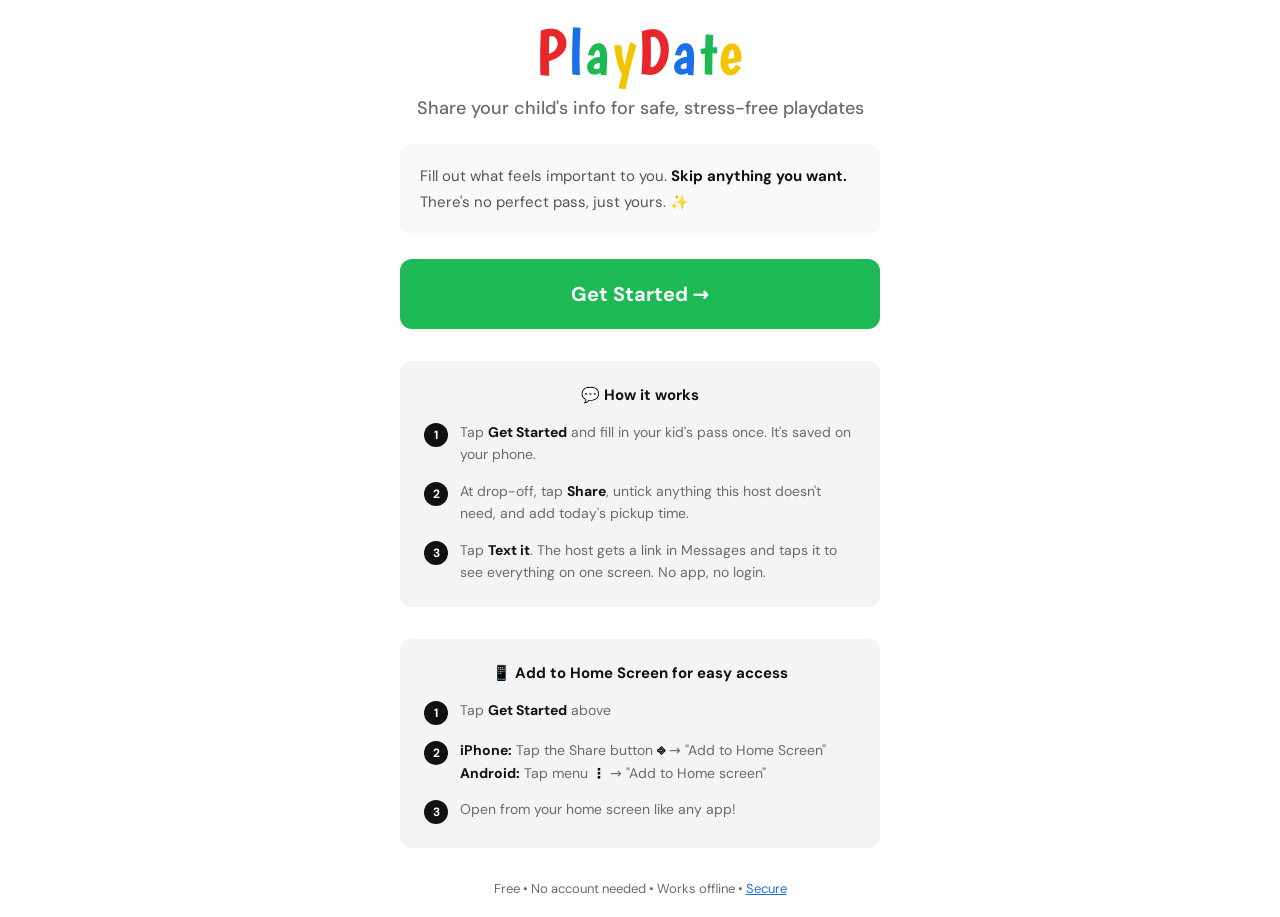
<file: index.html>
<!DOCTYPE html>
<html lang="en">
<head>
<meta charset="UTF-8"/>
<meta name="viewport" content="width=device-width, initial-scale=1.0, viewport-fit=cover"/>
<meta http-equiv="Content-Security-Policy" content="default-src 'self'; script-src 'self' 'unsafe-inline'; style-src 'self' 'unsafe-inline'; font-src 'self'; img-src 'self' data:; connect-src 'none'; form-action 'none'; base-uri 'none'"/>
<meta name="referrer" content="no-referrer"/>
<meta name="apple-mobile-web-app-capable" content="yes"/>
<meta name="mobile-web-app-capable" content="yes"/>
<meta property="og:title" content="PlayDate Pass"/>
<meta property="og:description" content="Share your child's info for safe, stress-free playdates"/>
<meta property="og:image" content="https://playdateplaypass.github.io/PlayDate-PlayPass/og.png"/>
<title>PlayDate Pass</title>
<script>/* a shared pass link is ...PlayDate-PlayPass/#<data>; show it with the card view (fragment never leaves the phone) */
if(location.hash.length>3)location.replace('card.html'+location.hash);</script>
<link rel="stylesheet" href="pp.css"/>
<style>
body{display:flex;align-items:center;justify-content:center;padding:20px;}
.container{max-width:480px;width:100%;text-align:center;}
.container .logo{font-size:64px;margin-bottom:12px;}
.tagline{font-size:18px;color:var(--gray);margin-bottom:24px;font-weight:500;}
.big{font-size:20px;padding:20px;}
.steps{background:#F4F4F4;border-radius:12px;padding:24px;margin-top:32px;text-align:left;}
.steps-title{font-weight:700;font-size:15px;margin-bottom:16px;text-align:center;}
.step{display:flex;gap:12px;margin-bottom:14px;align-items:flex-start;}
.step:last-child{margin-bottom:0;}
.step-num{width:24px;height:24px;border-radius:50%;background:var(--black);color:#fff;font-size:12px;font-weight:700;display:flex;align-items:center;justify-content:center;flex-shrink:0;margin-top:2px;}
.step-text{font-size:14px;line-height:1.6;color:var(--gray);}
.step-text strong{color:var(--black);}
.footer{margin-top:32px;font-size:13px;color:var(--gray);}
#secure-link{cursor:pointer;text-decoration:underline;color:var(--blue);background:none;border:0;font:inherit;}
#secure-overlay{display:none;position:fixed;inset:0;background:rgba(0,0,0,.5);z-index:1000;align-items:center;justify-content:center;padding:20px;}
#secure-overlay .box{background:#fff;border-radius:16px;padding:28px;max-width:420px;width:100%;text-align:left;max-height:90vh;overflow:auto;}
#secure-overlay h3{font-family:'Boogaloo',sans-serif;font-size:28px;font-weight:400;margin-bottom:12px;}
#secure-overlay p,#secure-overlay li{font-size:15px;line-height:1.6;color:#555;margin-bottom:8px;}
#secure-overlay ul{padding-left:18px;}
</style>
</head>
<body>
<div class="container">
  <div class="logo"><span>P</span><span>l</span><span>a</span><span>y</span><span>D</span><span>a</span><span>t</span><span>e</span></div>
  <p class="tagline">Share your child's info for safe, stress-free playdates</p>
  <div style="background:#F9F9F9;border-radius:12px;padding:20px;margin:0 0 24px;text-align:left;">
    <p style="font-size:15px;line-height:1.7;color:#555;">Fill out what feels important to you. <strong style="color:#111;">Skip anything you want.</strong> There's no perfect pass, just yours. ✨</p>
  </div>
  <a href="app.html" class="btn btn-green big">Get Started →</a>

  <div class="steps">
    <div class="steps-title">💬 How it works</div>
    <div class="step"><div class="step-num">1</div><div class="step-text">Tap <strong>Get Started</strong> and fill in your kid's pass once. It's saved on your phone.</div></div>
    <div class="step"><div class="step-num">2</div><div class="step-text">At drop-off, tap <strong>Share</strong>, untick anything this host doesn't need, and add today's pickup time.</div></div>
    <div class="step"><div class="step-num">3</div><div class="step-text">Tap <strong>Text it</strong>. The host gets a link in Messages and taps it to see everything on one screen. No app, no login.</div></div>
  </div>

  <div class="steps">
    <div class="steps-title">📱 Add to Home Screen for easy access</div>
    <div class="step"><div class="step-num">1</div><div class="step-text">Tap <strong>Get Started</strong> above</div></div>
    <div class="step"><div class="step-num">2</div><div class="step-text"><strong>iPhone:</strong> Tap the Share button <strong>⎆</strong> → "Add to Home Screen"<br><strong>Android:</strong> Tap menu <strong>⋮</strong> → "Add to Home screen"</div></div>
    <div class="step"><div class="step-num">3</div><div class="step-text">Open from your home screen like any app!</div></div>
  </div>

  <div class="footer">Free • No account needed • Works offline • <button id="secure-link">Secure</button></div>
</div>

<div id="secure-overlay">
  <div class="box" onclick="event.stopPropagation()">
    <h3>🔒 Your Data is Private</h3>
    <p>Your kids' info is saved <strong>only in this phone's browser</strong>. No servers, no accounts, no tracking.</p>
    <p>When you share, the info you pick is packed into the link itself, after a <strong>#</strong>. Browsers never send that part to any website, so only the host's phone unpacks it.</p>
    <ul>
      <li><strong>Anyone who has the link can read the card.</strong> If the host forwards it, the new reader can see it too.</li>
      <li>Links never expire and you can't unsend them, so share only what this host needs.</li>
      <li>Clearing browser data or switching phones deletes your saved kids. Use <strong>Export backup</strong> in the app.</li>
      <li>The app can't confirm the host opened it.</li>
    </ul>
    <button class="btn btn-black" id="close-secure">Got it</button>
  </div>
</div>
<script>
const ov=document.getElementById('secure-overlay');
document.getElementById('secure-link').onclick=()=>ov.style.display='flex';
ov.onclick=document.getElementById('close-secure').onclick=()=>ov.style.display='none';
</script>
</body>
</html>
</file>
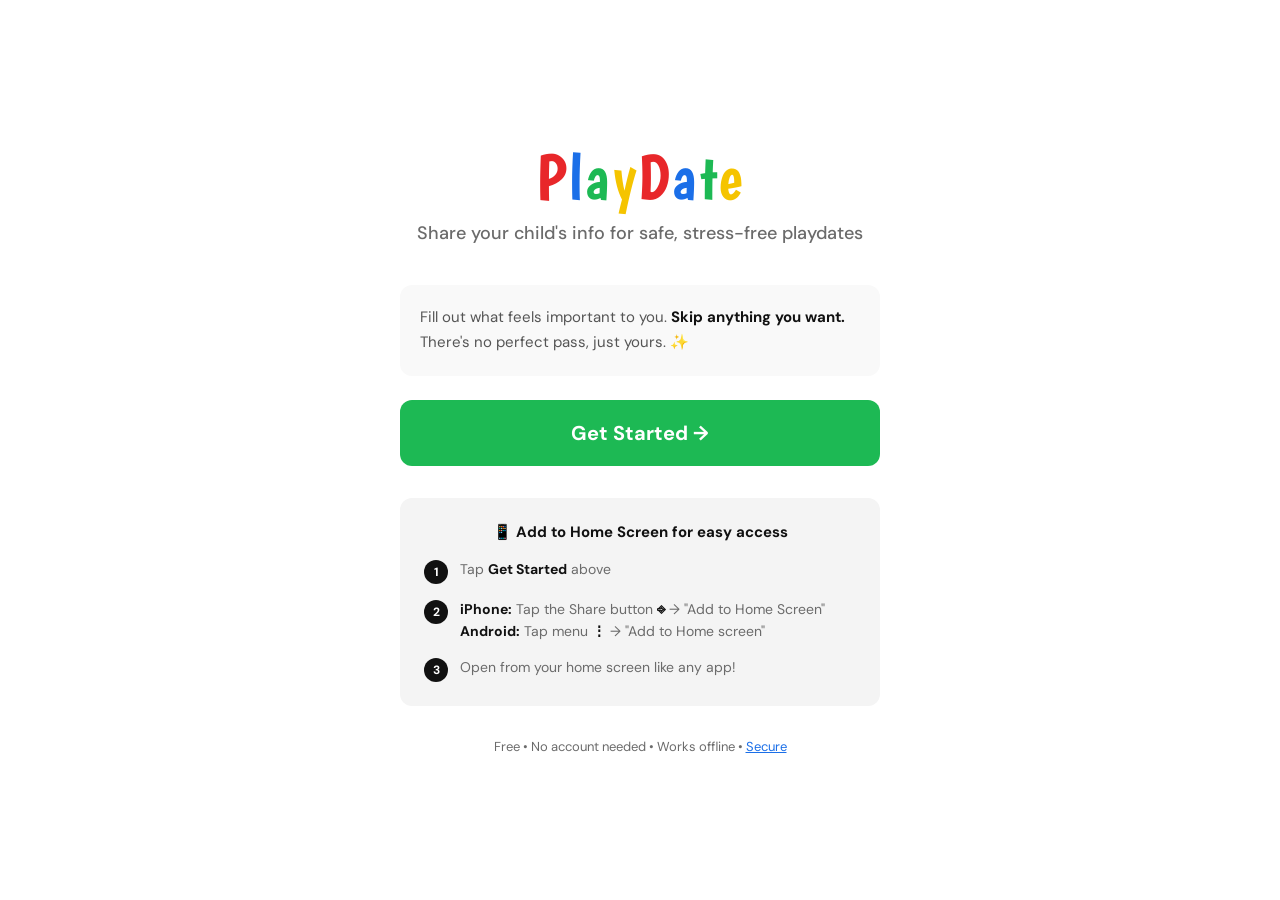
<file: old/index.html>
<!DOCTYPE html>
<html lang="en">
<head>
<meta charset="UTF-8"/>
<meta name="viewport" content="width=device-width, initial-scale=1.0"/>
<meta name="apple-mobile-web-app-capable" content="yes"/>
<title>PlayDate Pass</title>
<link href="https://fonts.googleapis.com/css2?family=Boogaloo&family=DM+Sans:wght@400;500;600;700&display=swap" rel="stylesheet"/>
<style>
:root{--red:#E8272A;--blue:#1B6FE8;--green:#1DB954;--yellow:#F5C400;--black:#111111;--gray:#6B6B6B;}
*{box-sizing:border-box;margin:0;padding:0;}
body{font-family:'DM Sans',sans-serif;background:#fff;min-height:100vh;display:flex;align-items:center;justify-content:center;padding:20px;color:var(--black);}
.container{max-width:480px;width:100%;text-align:center;}
.logo{font-family:'Boogaloo',sans-serif;font-size:64px;letter-spacing:2px;line-height:1;margin-bottom:12px;}
.logo span:nth-child(1){color:var(--red)}.logo span:nth-child(2){color:var(--blue)}.logo span:nth-child(3){color:var(--green)}.logo span:nth-child(4){color:var(--yellow)}.logo span:nth-child(5){color:var(--red)}.logo span:nth-child(6){color:var(--blue)}.logo span:nth-child(7){color:var(--green)}.logo span:nth-child(8){color:var(--yellow)}
.tagline{font-size:18px;color:var(--gray);margin-bottom:40px;font-weight:500;}
.btn{display:block;width:100%;padding:20px;border-radius:12px;border:none;font-family:'DM Sans',sans-serif;font-size:20px;font-weight:700;cursor:pointer;text-decoration:none;margin-bottom:16px;transition:transform .15s;}
.btn:active{transform:scale(.98);}
.btn-primary{background:var(--green);color:#fff;}
.steps{background:#F4F4F4;border-radius:12px;padding:24px;margin-top:32px;text-align:left;}
.steps-title{font-weight:700;font-size:15px;margin-bottom:16px;text-align:center;color:var(--black);}
.step{display:flex;gap:12px;margin-bottom:14px;align-items:flex-start;}
.step:last-child{margin-bottom:0;}
.step-num{width:24px;height:24px;border-radius:50%;background:var(--black);color:#fff;font-size:12px;font-weight:700;display:flex;align-items:center;justify-content:center;flex-shrink:0;margin-top:2px;}
.step-text{font-size:14px;line-height:1.6;color:var(--gray);}
.step-text strong{color:var(--black);}
.footer{margin-top:32px;font-size:13px;color:var(--gray);}
.footer a{color:var(--blue);text-decoration:none;}
</style>
</head>
<body>
<div class="container">
  <div class="logo"><span>P</span><span>l</span><span>a</span><span>y</span><span>D</span><span>a</span><span>t</span><span>e</span></div>
  <p class="tagline">Share your child's info for safe, stress-free playdates</p>
  
  <div style="background:#F9F9F9;border-radius:12px;padding:20px;margin:24px 0;text-align:left;">
    <p style="font-size:15px;line-height:1.7;color:#555;margin:0;">
      Fill out what feels important to you. 
      <strong style="color:#111;">Skip anything you want.</strong> There's no perfect pass, just yours. ✨
    </p>
  </div>
  
  <a href="app.html" class="btn btn-primary">Get Started →</a>
  
  <div class="steps">
    <div class="steps-title">📱 Add to Home Screen for easy access</div>
    <div class="step">
      <div class="step-num">1</div>
      <div class="step-text">Tap <strong>Get Started</strong> above</div>
    </div>
    <div class="step">
      <div class="step-num">2</div>
      <div class="step-text"><strong>iPhone:</strong> Tap the Share button <strong>⎆</strong> → "Add to Home Screen"<br><strong>Android:</strong> Tap menu <strong>⋮</strong> → "Add to Home screen"</div>
    </div>
    <div class="step">
      <div class="step-num">3</div>
      <div class="step-text">Open from your home screen like any app!</div>
    </div>
  </div>
  
  <div class="footer">
    Free • No account needed • Works offline • <span id="secure-link" style="cursor:pointer;text-decoration:underline;color:var(--blue);">Secure</span>
  </div>
</div>

<div id="secure-overlay" style="display:none;position:fixed;top:0;left:0;right:0;bottom:0;background:rgba(0,0,0,0.5);z-index:1000;align-items:center;justify-content:center;padding:20px;" onclick="closeSecureOverlay()">
  <div style="background:white;border-radius:16px;padding:32px;max-width:400px;width:100%;box-shadow:0 8px 24px rgba(0,0,0,0.2);" onclick="event.stopPropagation()">
    <h3 style="font-family:'Boogaloo',sans-serif;font-size:28px;margin-bottom:16px;color:#111;">🔒 Your Data is Private</h3>
    <p style="font-size:16px;line-height:1.7;color:#555;margin:0;">Your child's information is only stored on your phone and the host family's phone. No servers, no accounts, no tracking.</p>
    <button onclick="closeSecureOverlay()" style="margin-top:24px;width:100%;padding:14px;background:#111;color:white;border:none;border-radius:8px;font-weight:700;font-size:16px;cursor:pointer;">Got it</button>
  </div>
</div>

<script>
document.getElementById('secure-link').addEventListener('click', function() {
  document.getElementById('secure-overlay').style.display = 'flex';
});

function closeSecureOverlay() {
  document.getElementById('secure-overlay').style.display = 'none';
}
</script>
</body>
</html>
</file>
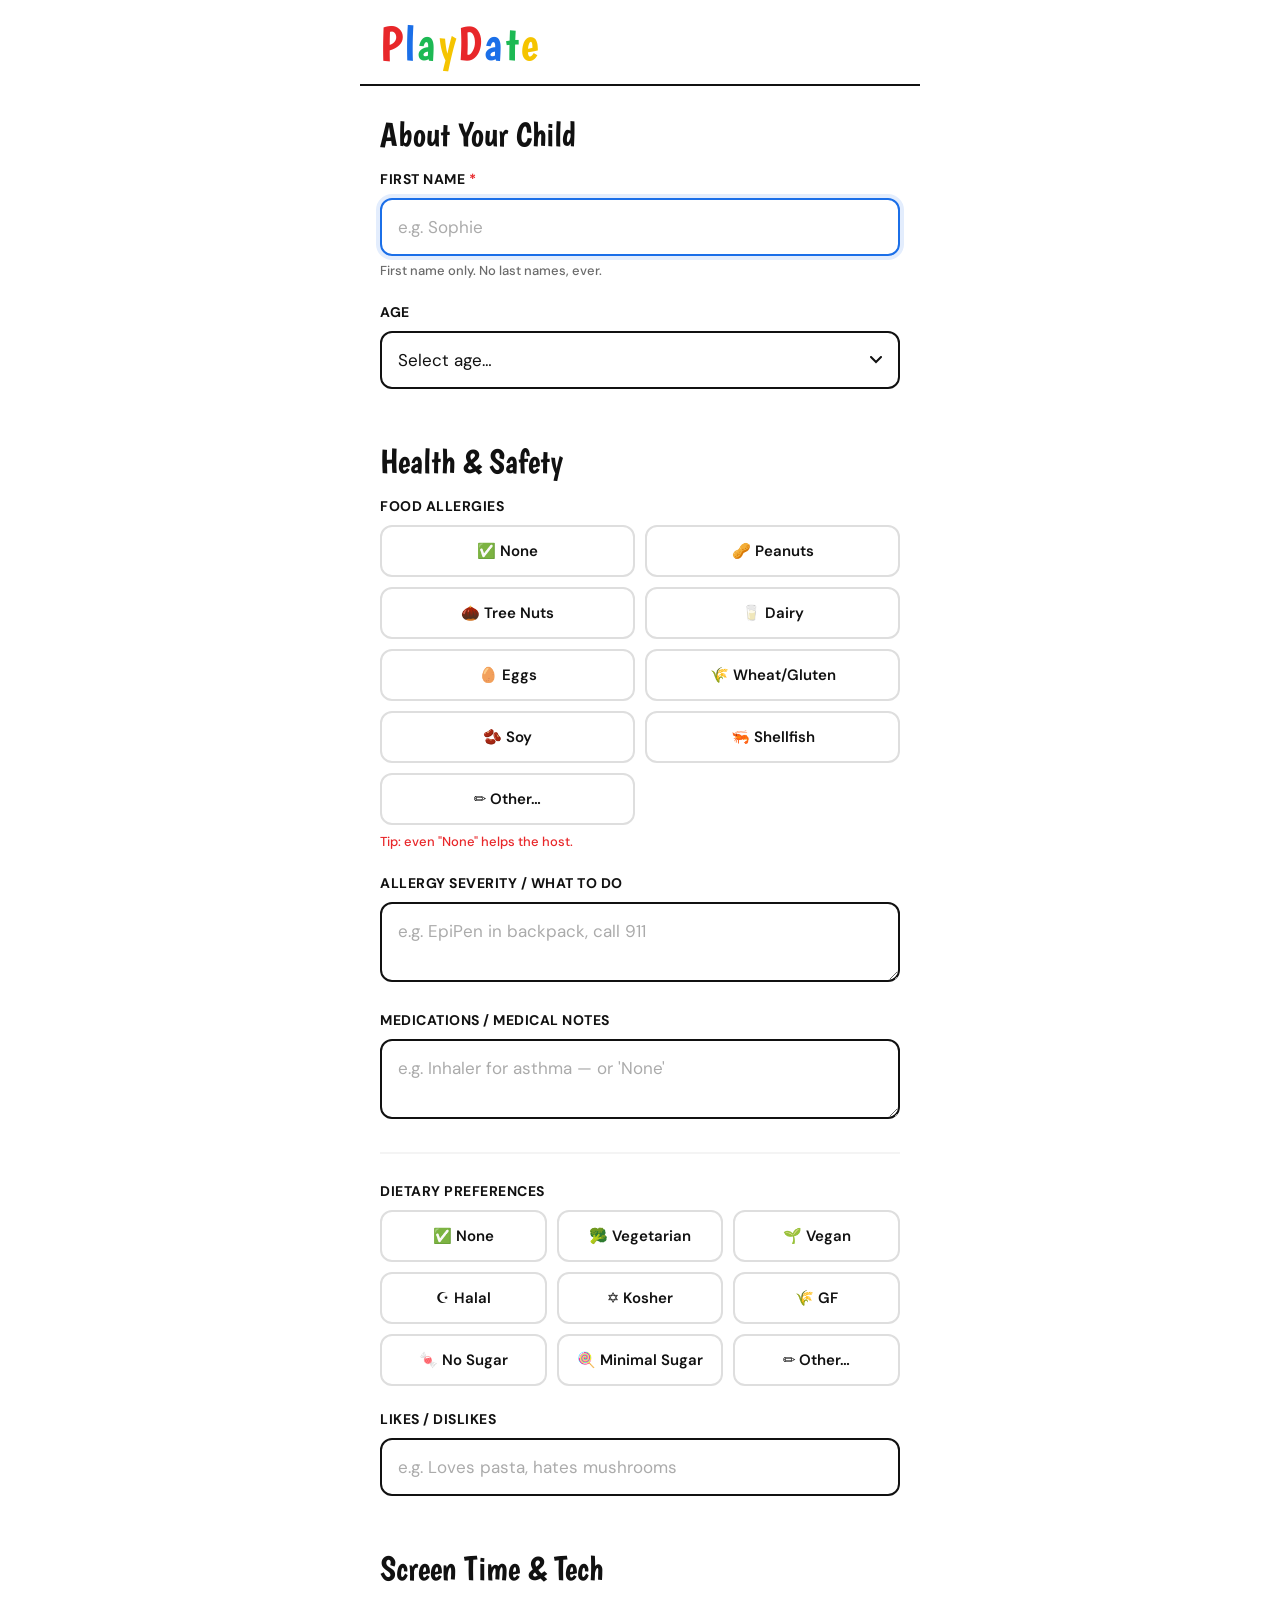
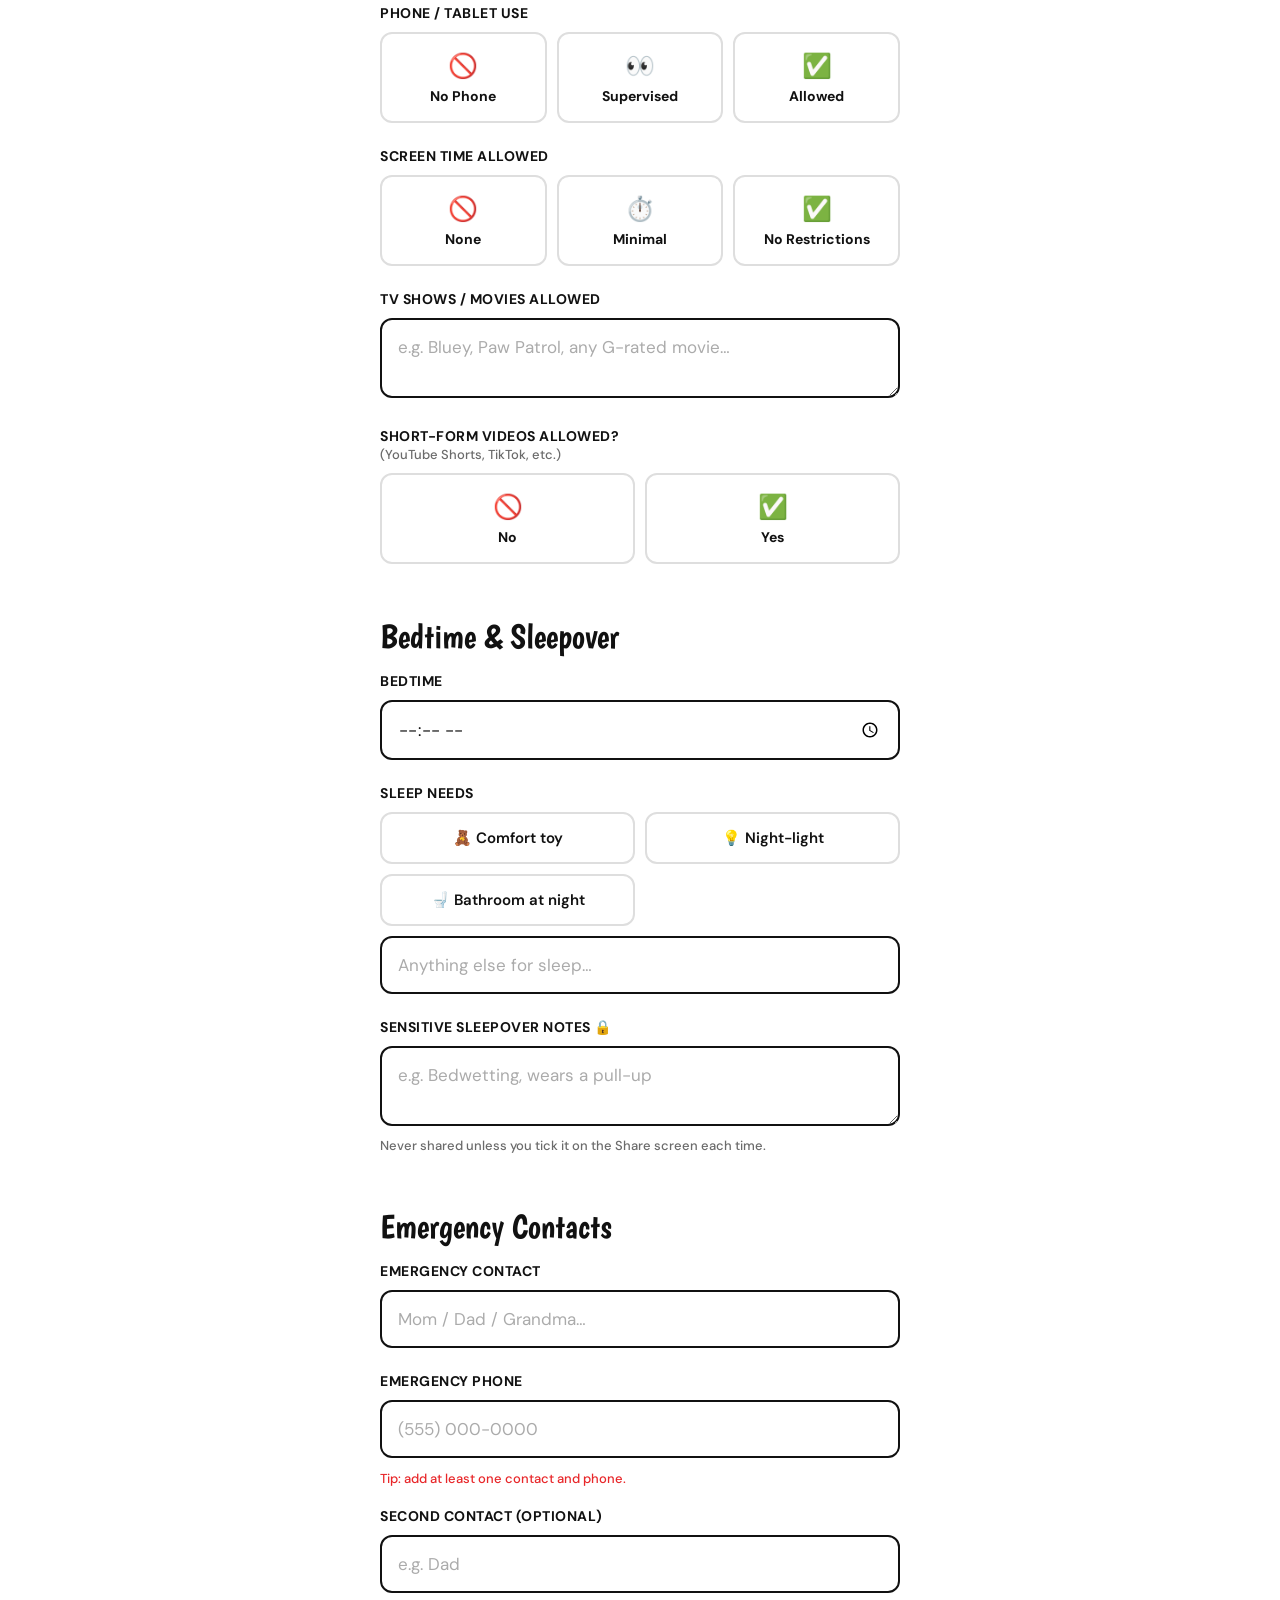
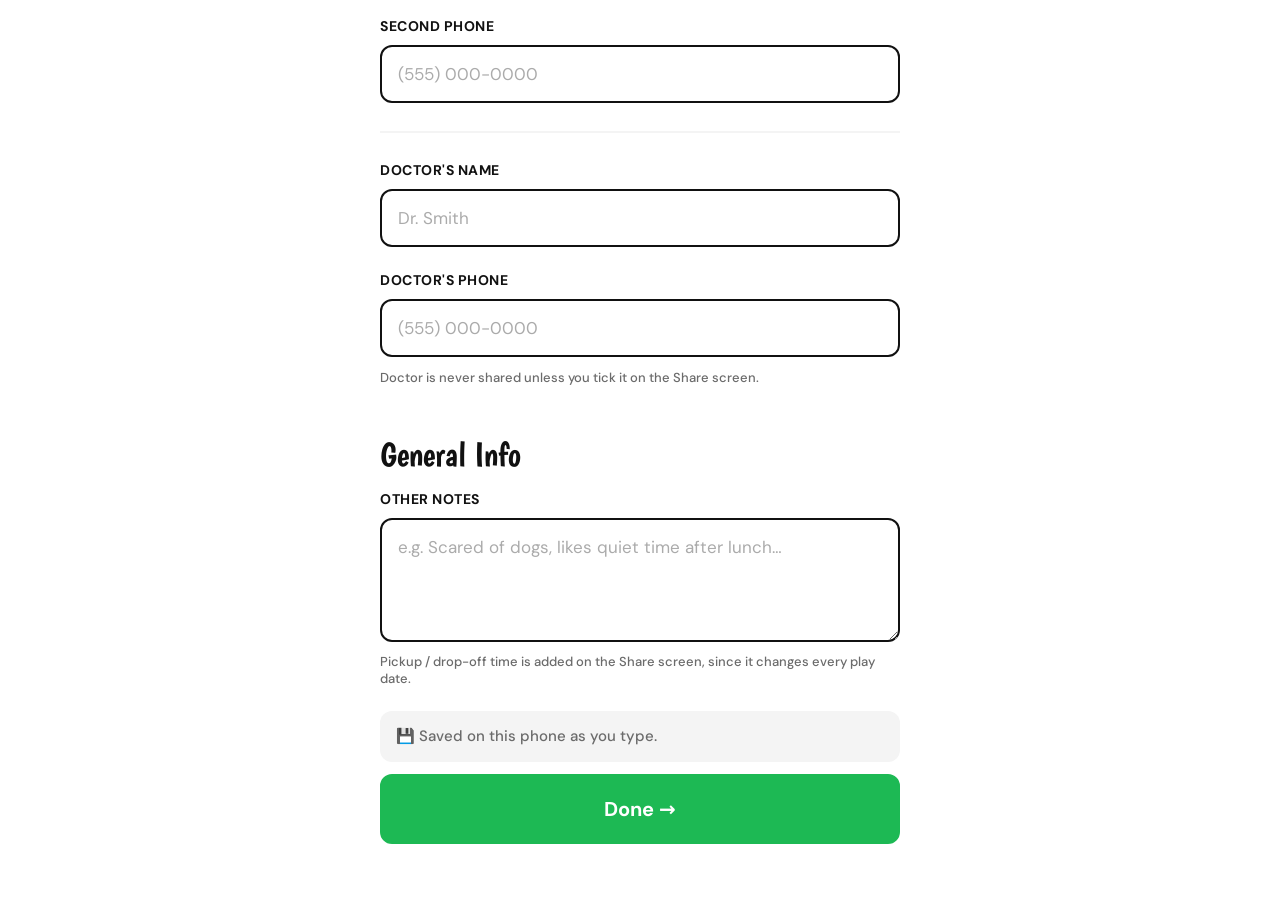
<file: app.html>
<!DOCTYPE html>
<html lang="en">
<head>
<meta charset="UTF-8"/>
<meta name="viewport" content="width=device-width, initial-scale=1.0, viewport-fit=cover"/>
<meta name="viewport" content="width=device-width, initial-scale=1.0, viewport-fit=cover"/>
<meta http-equiv="Content-Security-Policy" content="default-src 'self'; script-src 'self' 'unsafe-inline'; style-src 'self' 'unsafe-inline'; font-src 'self'; img-src 'self' data:; connect-src 'none'; form-action 'none'; base-uri 'none'"/>
<meta name="apple-mobile-web-app-capable" content="yes"/>
<meta name="mobile-web-app-capable" content="yes"/>
<meta name="robots" content="noindex"/>
<title>PlayDate Pass</title>
<link rel="stylesheet" href="pp.css"/>
</head>
<body>
<div class="header"><a class="logo" href="#home"><span>P</span><span>l</span><span>a</span><span>y</span><span>D</span><span>a</span><span>t</span><span>e</span></a></div>
<div class="content" id="view"></div>
<input type="file" id="import-file" accept="application/json,.json" style="display:none"/>
<script src="fflate.min.js"></script>
<script src="pp.js"></script>
<script src="app.js"></script>
</body>
</html>
</file>
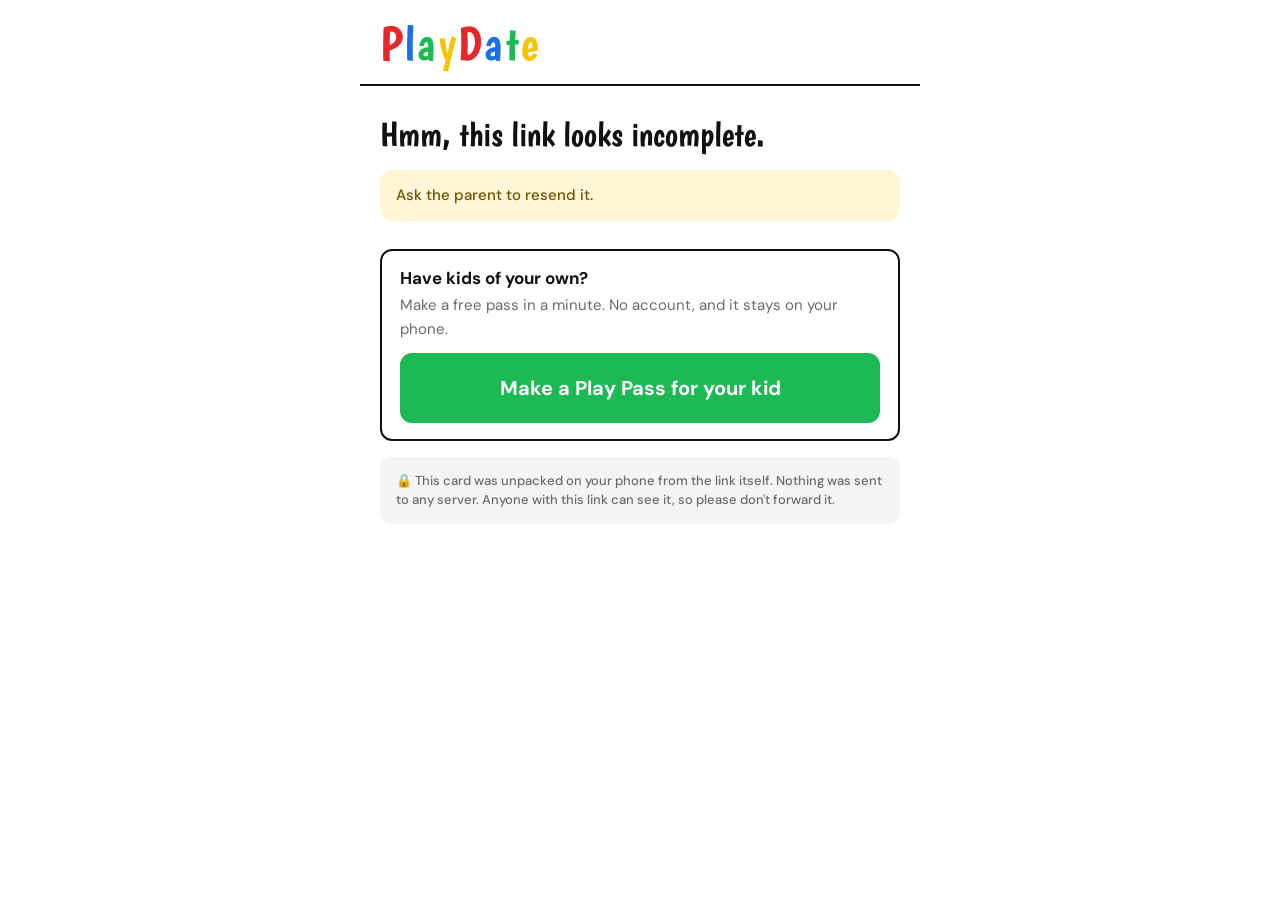
<file: card.html>
<!DOCTYPE html>
<html lang="en">
<head>
<meta charset="UTF-8"/>
<meta name="viewport" content="width=device-width, initial-scale=1.0, viewport-fit=cover"/>
<meta http-equiv="Content-Security-Policy" content="default-src 'self'; script-src 'self' 'unsafe-inline'; style-src 'self' 'unsafe-inline'; font-src 'self'; img-src 'self' data:; connect-src 'none'; form-action 'none'; base-uri 'none'"/>
<meta name="referrer" content="no-referrer"/>
<meta name="robots" content="noindex,nofollow"/>
<meta name="apple-mobile-web-app-capable" content="yes"/>
<meta name="mobile-web-app-capable" content="yes"/>
<meta property="og:title" content="PlayDate Pass"/>
<meta property="og:description" content="A PlayDate Pass was shared with you. Tap to open."/>
<meta property="og:image" content="https://playdateplaypass.github.io/PlayDate-PlayPass/og.png"/>
<meta name="theme-color" content="#ffffff"/>
<title>PlayDate Pass</title>
<link rel="stylesheet" href="pp.css"/>
</head>
<body>
<div class="header"><a class="logo" href="index.html"><span>P</span><span>l</span><span>a</span><span>y</span><span>D</span><span>a</span><span>t</span><span>e</span></a></div>
<div class="content">
  <div id="card"><p class="notice" style="margin-top:24px">Opening pass…</p></div>
  <div id="tip" class="notice" style="display:none;margin-top:24px">📱 <strong>Keep this handy tonight:</strong> iPhone: tap Share <strong>⎆</strong> → "Add to Home Screen". Android: tap <strong>⋮</strong> → "Add to Home screen". Or just keep this text message.</div>
  <div class="app-promo">
    <div class="app-promo-title">Have kids of your own?</div>
    <div class="app-promo-body">Make a free pass in a minute. No account, and it stays on your phone.</div>
    <a class="btn btn-green" id="join" href="app.html#new">Make a Play Pass for your kid</a>
  </div>
  <p class="notice" style="margin-top:16px;font-size:13px">🔒 This card was unpacked on your phone from the link itself. Nothing was sent to any server. Anyone with this link can see it, so please don't forward it.</p>
</div>
<script src="fflate.min.js"></script>
<script src="pp.js"></script>
<script>
(async function(){
  const el=document.getElementById('card');
  function broken(msg){
    el.innerHTML='<div class="sec-head"><h2>Hmm, this link looks incomplete.</h2></div><p class="notice warn">'+PP.esc(msg||'Ask the parent to resend it.')+'</p>';
    document.title='PlayDate Pass';
  }
  async function show(){
    const h=location.hash.slice(1);
    if(!h){broken('Ask the parent to resend it.');return;}
    try{
      const k=await PP.decode(h);
      el.innerHTML=PP.renderCard(k);
      document.title=PP.firstName(k.n)+"'s PlayDate Pass";
      document.getElementById('tip').style.display='block';
    }catch(e){
      broken(e.message==='nodecomp'?'This browser is too old to open the pass. Try opening the link in Safari or Chrome, or ask the parent to resend it.':'Ask the parent to resend it.');
    }
  }
  window.addEventListener('hashchange',show);
  show();
})();
</script>
</body>
</html>
</file>
<file: pp.css>
@font-face{font-family:'Boogaloo';font-style:normal;font-weight:400;font-display:swap;src:url(fonts/boogaloo-latin.woff2) format('woff2');}
@font-face{font-family:'DM Sans';font-style:normal;font-weight:100 1000;font-display:swap;src:url(fonts/dmsans-latin-ext.woff2) format('woff2');unicode-range:U+0100-02BA,U+02BD-02C5,U+02C7-02CC,U+02CE-02D7,U+02DD-02FF,U+0304,U+0308,U+0329,U+1D00-1DBF,U+1E00-1E9F,U+1EF2-1EFF,U+2020,U+20A0-20AB,U+20AD-20C4,U+2113,U+2C60-2C7F,U+A720-A7FF;}
@font-face{font-family:'DM Sans';font-style:normal;font-weight:100 1000;font-display:swap;src:url(fonts/dmsans-latin.woff2) format('woff2');unicode-range:U+0000-00FF,U+0131,U+0152-0153,U+02BB-02BC,U+02C6,U+02DA,U+02DC,U+0304,U+0308,U+0329,U+2000-206F,U+20AC,U+2122,U+2191,U+2193,U+2212,U+2215,U+FEFF,U+FFFD;}
:root{--red:#E8272A;--blue:#1B6FE8;--green:#1DB954;--yellow:#F5C400;--black:#111111;--gray:#6B6B6B;--light:#F4F4F4;--white:#fff;--r:12px;}
*{box-sizing:border-box;margin:0;padding:0;-webkit-tap-highlight-color:transparent;}
html{-webkit-text-size-adjust:100%;text-size-adjust:100%;}
body{font-family:'DM Sans',system-ui,sans-serif;background:var(--white);min-height:100vh;min-height:100dvh;padding-bottom:calc(60px + env(safe-area-inset-bottom));color:var(--black);font-size:16px;}
.logo{font-family:'Boogaloo',sans-serif;font-size:56px;letter-spacing:2px;line-height:1;display:inline-block;text-decoration:none;}
.logo span:nth-child(4n+1){color:var(--red)}.logo span:nth-child(4n+2){color:var(--blue)}.logo span:nth-child(4n+3){color:var(--green)}.logo span:nth-child(4n){color:var(--yellow)}
.header{padding:calc(20px + env(safe-area-inset-top)) 20px 16px;border-bottom:2px solid var(--black);max-width:560px;margin:0 auto;display:flex;align-items:flex-end;justify-content:space-between;gap:12px;}
.header .logo{font-size:48px;}
.content{max-width:560px;margin:0 auto;padding:0 20px;}
.sec-head{padding:28px 0 16px;}
.sec-head h2{font-family:'Boogaloo',sans-serif;font-size:34px;font-weight:400;}
h1.title{font-family:'Boogaloo',sans-serif;font-size:38px;font-weight:400;padding:24px 0 8px;}
.field{margin-bottom:24px;}
.field>label,.field-label{display:block;font-size:14px;font-weight:700;letter-spacing:.5px;text-transform:uppercase;color:var(--black);margin-bottom:10px;}
.hint{font-size:13px;font-weight:500;color:var(--gray);text-transform:none;letter-spacing:0;}
input[type=text],input[type=tel],input[type=time],textarea,select{width:100%;padding:16px;border:2px solid var(--black);border-radius:var(--r);background:var(--white);font-family:inherit;font-size:17px;color:var(--black);outline:none;transition:border-color .15s,box-shadow .15s;-webkit-appearance:none;appearance:none;resize:vertical;min-height:56px;}
input:focus,textarea:focus,select:focus{border-color:var(--blue);box-shadow:0 0 0 4px rgba(27,111,232,.12);}
::placeholder{color:#ABABAB;}
select{background-image:url("data:image/svg+xml,%3Csvg xmlns='http://www.w3.org/2000/svg' width='12' height='8' viewBox='0 0 12 8'%3E%3Cpath d='M1 1l5 5 5-5' stroke='%23111' stroke-width='2' fill='none' stroke-linecap='round'/%3E%3C/svg%3E");background-repeat:no-repeat;background-position:right 16px center;padding-right:42px;}
.cb-grid{display:grid;grid-template-columns:1fr 1fr;gap:10px;}
.cb-grid.cols3{grid-template-columns:1fr 1fr 1fr;}
.cb-item{display:flex;align-items:center;justify-content:center;text-align:center;padding:14px 8px;border:2px solid #DEDEDE;border-radius:var(--r);cursor:pointer;transition:all .15s;user-select:none;-webkit-user-select:none;background:#fff;font:inherit;color:inherit;min-height:52px;}
.cb-item:active{transform:scale(.97);}
.cb-item.checked{border-color:var(--yellow);background:var(--yellow);color:var(--black);}
.cb-label{font-size:15px;font-weight:600;}
.radio-group{display:flex;gap:10px;flex-wrap:wrap;}
.radio-item{flex:1;min-width:90px;padding:16px 10px;border:2px solid #DEDEDE;border-radius:var(--r);cursor:pointer;text-align:center;transition:all .15s;user-select:none;-webkit-user-select:none;background:#fff;font:inherit;color:inherit;}
.radio-item:active{transform:scale(.97);}
.radio-item.sel-red{border-color:var(--red);background:var(--red);color:#fff;}
.radio-item.sel-blue{border-color:var(--blue);background:var(--blue);color:#fff;}
.radio-item.sel-green{border-color:var(--green);background:var(--green);color:#fff;}
.radio-item.sel-yellow{border-color:var(--yellow);background:var(--yellow);color:var(--black);}
.ri-emoji{font-size:24px;display:block;margin-bottom:6px;}
.ri-label{font-size:14px;font-weight:700;display:block;}
.btn{display:block;width:100%;padding:18px;border-radius:var(--r);border:2px solid var(--black);font-family:inherit;font-size:17px;font-weight:700;cursor:pointer;transition:all .15s;margin-top:12px;text-align:center;text-decoration:none;color:var(--black);background:transparent;}
.btn:active{transform:scale(.98);}
.btn-black{background:var(--black);color:var(--white);}
.btn-black:disabled,.btn-green:disabled{background:var(--light);border-color:var(--light);color:#ABABAB;cursor:not-allowed;}
.btn-green{background:var(--green);border-color:var(--green);color:#fff;font-size:20px;padding:20px;}
.btn-red-outline{border-color:var(--red);color:var(--red);}
.btn-sm{display:inline-block;width:auto;padding:10px 16px;font-size:15px;margin:0;}
.divider{height:2px;background:var(--light);margin:28px 0;}
.notice{background:var(--light);border-radius:var(--r);padding:14px 16px;font-size:15px;color:var(--gray);margin-bottom:10px;font-weight:500;line-height:1.5;}
.notice strong{color:var(--black);}
.notice.warn{background:#FFF6D6;color:#6b5400;}
.notice.bad{background:#FDE7E7;color:#9b1517;}
.kid-tile{border:3px solid var(--black);border-radius:16px;padding:18px;margin-top:16px;box-shadow:0 4px 0 rgba(0,0,0,.15);}
.kid-name{font-family:'Boogaloo',sans-serif;font-size:32px;line-height:1.1;word-break:break-word;}
.kid-age{font-size:16px;color:var(--gray);font-weight:500;}
.badge{display:inline-block;margin-top:10px;padding:6px 12px;border-radius:999px;font-size:14px;font-weight:700;}
.badge.red{background:var(--red);color:#fff;}.badge.green{background:#E3F8EA;color:#0f6b31;}.badge.gray{background:var(--light);color:var(--gray);}
.tile-actions{display:flex;gap:10px;margin-top:14px;}
.tile-actions .btn{margin:0;padding:14px;}
.check-row{display:flex;gap:14px;align-items:flex-start;padding:14px 0;border-bottom:2px solid var(--light);cursor:pointer;}
.check-row input{width:26px;height:26px;flex-shrink:0;margin-top:2px;accent-color:var(--green);}
.check-row .k{font-size:13px;font-weight:700;letter-spacing:.5px;text-transform:uppercase;color:var(--gray);}
.check-row .vv{font-size:16px;font-weight:500;line-height:1.4;word-break:break-word;}
.check-row .tag{display:inline-block;font-size:12px;font-weight:700;color:var(--red);margin-left:6px;text-transform:none;letter-spacing:0;}
.group-title{font-family:'Boogaloo',sans-serif;font-size:24px;margin-top:22px;}
.len{font-size:14px;font-weight:700;margin-top:14px;}
.linkbox{font-size:12px;word-break:break-all;color:var(--gray);background:var(--light);border-radius:8px;padding:10px;margin-top:8px;max-height:90px;overflow:auto;}
.toast{position:fixed;left:50%;bottom:calc(24px + env(safe-area-inset-bottom));transform:translateX(-50%);background:var(--black);color:#fff;padding:12px 20px;border-radius:999px;font-weight:700;z-index:99;display:none;}
/* card */
.card-name{font-family:'Boogaloo',sans-serif;font-size:44px;line-height:1.05;word-break:break-word;}
.card-sub{font-size:18px;color:var(--gray);font-weight:500;margin-top:4px;}
.banner{border-radius:16px;padding:18px;margin-top:18px;}
.banner.red{background:var(--red);color:#fff;}
.banner.green{background:#E3F8EA;color:#0f6b31;font-size:20px;font-weight:700;}
.banner.gray{background:var(--light);color:var(--black);font-size:19px;font-weight:700;}
.banner .bk{font-size:14px;font-weight:700;letter-spacing:.6px;text-transform:uppercase;opacity:.9;}
.banner .bv{font-size:24px;font-weight:700;line-height:1.3;margin-bottom:10px;word-break:break-word;}
.banner .bv:last-child{margin-bottom:0;}
.banner .bv.small{font-size:19px;}
.info-row{display:flex;gap:14px;align-items:flex-start;padding:16px 0;border-bottom:2px solid var(--light);}
.info-dot{width:12px;height:12px;border-radius:50%;flex-shrink:0;margin-top:8px;}
.info-key{font-size:14px;font-weight:700;letter-spacing:.6px;text-transform:uppercase;color:var(--gray);margin-bottom:4px;}
.info-val{font-size:19px;color:var(--black);font-weight:500;line-height:1.5;word-break:break-word;white-space:pre-line;}
.call{display:flex;align-items:center;gap:14px;border:3px solid var(--green);background:#F2FCF5;border-radius:16px;padding:16px 18px;margin-top:12px;text-decoration:none;color:var(--black);}
.call .ic{font-size:30px;}
.call .cn{font-size:19px;font-weight:700;}
.call .cp{font-size:20px;font-weight:700;color:var(--green);}
.call.doc{border-color:var(--blue);background:#F2F6FE;}.call.doc .cp{color:var(--blue);}
.app-promo{border:2px solid var(--black);border-radius:var(--r);padding:16px 18px;margin-top:28px;}
.app-promo-title{font-weight:700;font-size:17px;margin-bottom:4px;}
.app-promo-body{font-size:15px;color:var(--gray);line-height:1.6;}
</file>
